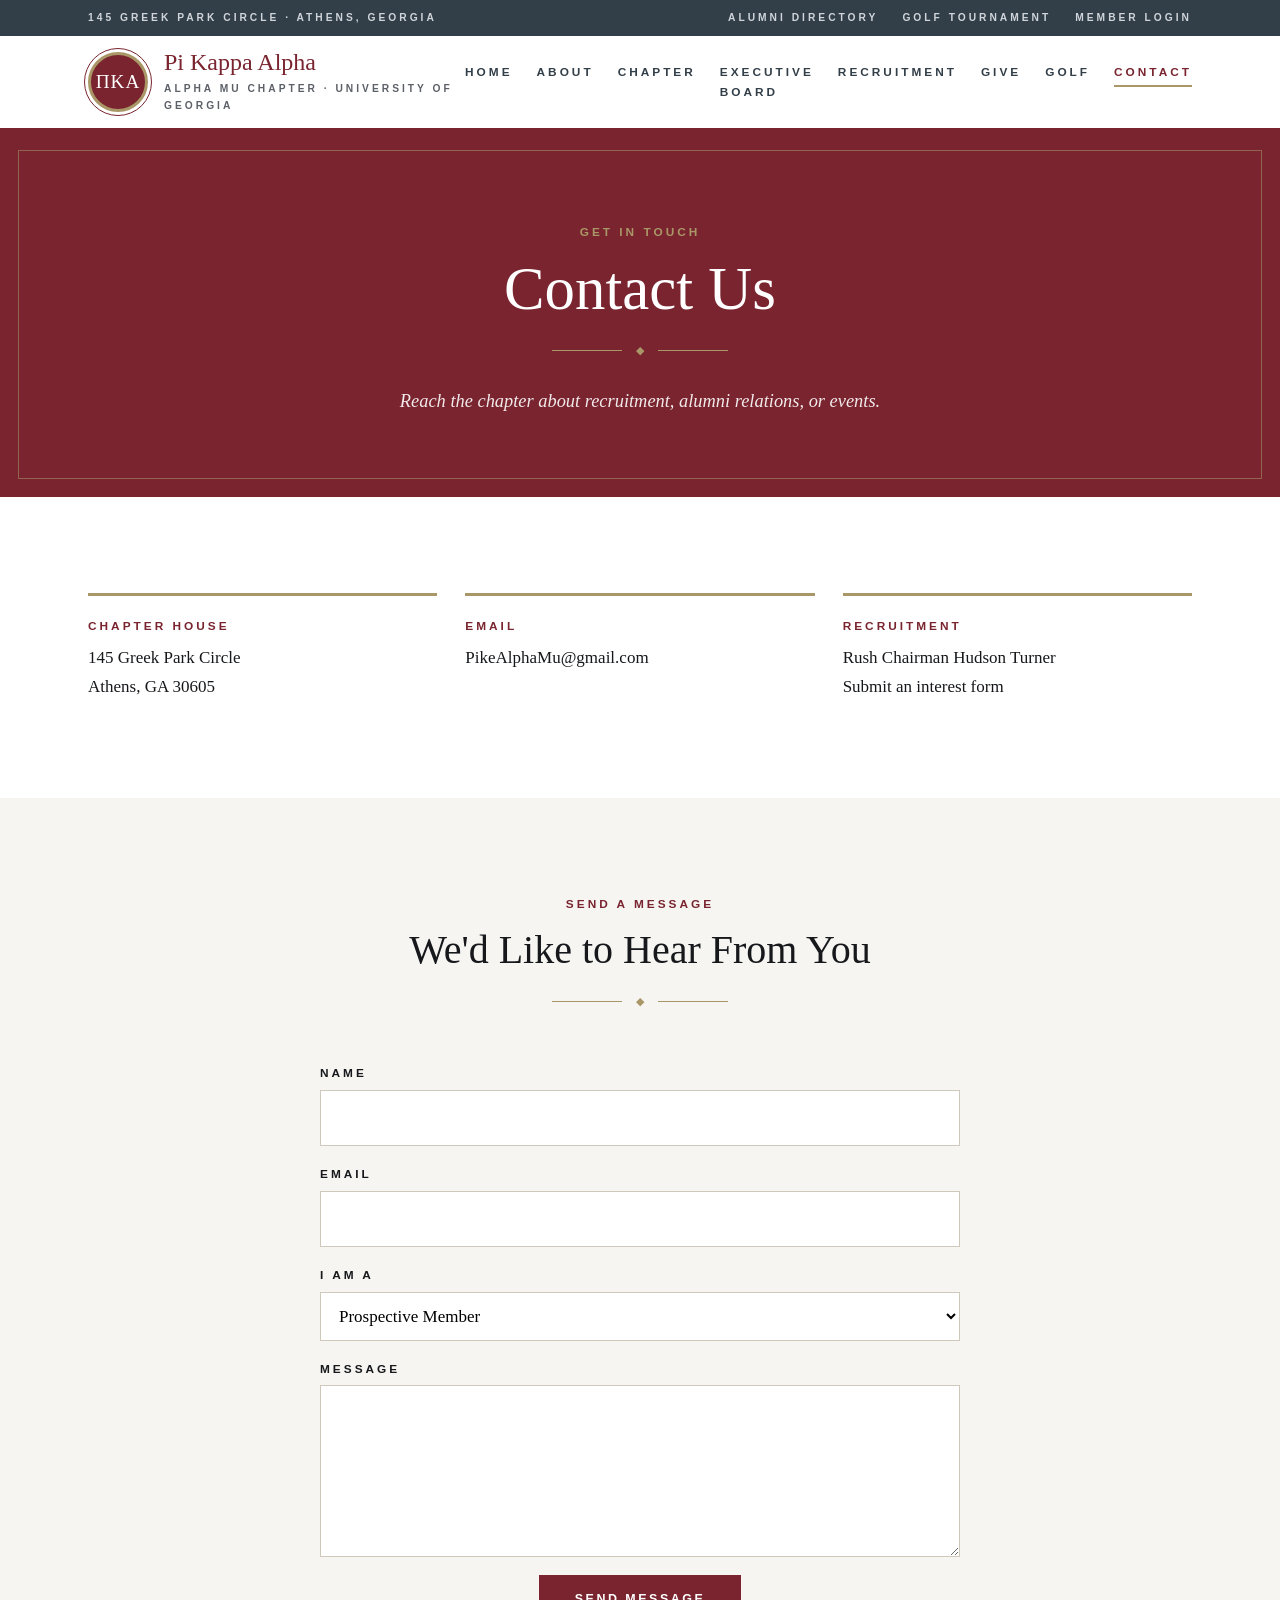
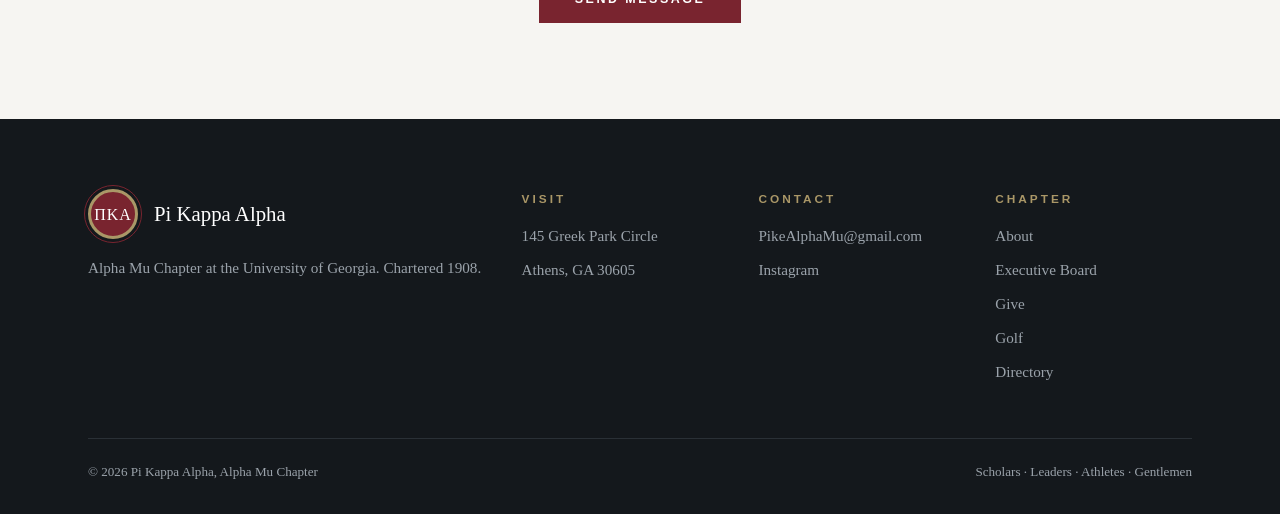
<file: contact.html>
<!DOCTYPE html>
<html lang="en">
<head>
<meta charset="UTF-8">
<meta name="viewport" content="width=device-width, initial-scale=1.0">
<title>Contact | Pi Kappa Alpha, Alpha Mu Chapter at UGA</title>
<meta name="description" content="Pi Kappa Alpha, Alpha Mu Chapter at the University of Georgia. Chartered 1908.">
<link rel="stylesheet" href="styles.css">
</head>
<body>

<div class="util"><div class="wrap caps">
  <div><span>145 Greek Park Circle · Athens, Georgia</span></div>
  <div><a href="directory.html">Alumni Directory</a><a href="golf.html">Golf Tournament</a><a href="directory.html">Member Login</a></div>
</div></div>

<header class="top"><div class="wrap">
  <a href="index.html" class="mark">
    <div class="seal">ΠΚΑ</div>
    <div><div class="name">Pi Kappa Alpha</div><div class="caps">Alpha Mu Chapter · University of Georgia</div></div>
  </a>
  <button class="menu-btn caps" type="button" aria-expanded="false" aria-controls="mainnav">Menu</button>
  <nav id="mainnav"><ul class="caps"><li><a href="index.html">Home</a></li><li><a href="about.html">About</a></li><li><a href="chapter.html">Chapter</a></li><li><a href="executive-board.html">Executive Board</a></li><li><a href="recruitment.html">Recruitment</a></li><li><a href="give.html">Give</a></li><li><a href="golf.html">Golf</a></li><li><a href="contact.html" class="active">Contact</a></li></ul></nav>
</div></header>

<header class="banner"><div class="wrap">
  <div class="caps">Get in Touch</div>
  <h1>Contact Us</h1>
  <div class="ornament"><span>◆</span></div>
  <p>Reach the chapter about recruitment, alumni relations, or events.</p>
</div></header>

<section><div class="wrap">
  <div class="info">
    <div><span class="caps">Chapter House</span><p>145 Greek Park Circle<br>Athens, GA 30605</p></div>
    <div><span class="caps">Email</span><p><a href="mailto:PikeAlphaMu@gmail.com">PikeAlphaMu@gmail.com</a></p></div>
    <div><span class="caps">Recruitment</span><p>Rush Chairman Hudson Turner<br><a href="recruitment.html">Submit an interest form</a></p></div>
  </div>
</div></section>
<section class="soft"><div class="wrap">
  <div class="title"><div class="caps">Send a Message</div><h2>We'd Like to Hear From You</h2><div class="ornament"><span>◆</span></div></div>
  <form class="formal" action="mailto:PikeAlphaMu@gmail.com" method="post" enctype="text/plain">
    <label><span class="caps">Name</span><input name="name" required></label>
    <label><span class="caps">Email</span><input type="email" name="email" required></label>
    <label><span class="caps">I am a</span><select name="type"><option>Prospective Member</option><option>Parent</option><option>Alumnus</option><option>Other</option></select></label>
    <label><span class="caps">Message</span><textarea name="message" rows="5" required></textarea></label>
    <button type="submit" class="btn btn-garnet">Send Message</button>
  </form>
</div></section>

<footer><div class="wrap">
  <div class="fgrid">
    <div>
      <div class="mark" style="margin-bottom:16px"><div class="seal">ΠΚΑ</div><div class="name">Pi Kappa Alpha</div></div>
      <p>Alpha Mu Chapter at the University of Georgia. Chartered 1908.</p>
    </div>
    <div><span class="caps">Visit</span><ul><li>145 Greek Park Circle</li><li>Athens, GA 30605</li></ul></div>
    <div><span class="caps">Contact</span><ul><li><a href="mailto:PikeAlphaMu@gmail.com">PikeAlphaMu@gmail.com</a></li><li><a href="#">Instagram</a></li></ul></div>
    <div><span class="caps">Chapter</span><ul><li><a href="about.html">About</a></li><li><a href="executive-board.html">Executive Board</a></li><li><a href="give.html">Give</a></li><li><a href="golf.html">Golf</a></li><li><a href="directory.html">Directory</a></li></ul></div>
  </div>
  <div class="legal"><span>© 2026 Pi Kappa Alpha, Alpha Mu Chapter</span><span>Scholars · Leaders · Athletes · Gentlemen</span></div>
</div></footer>
<script src="script.js"></script>
</body>
</html>
</file>
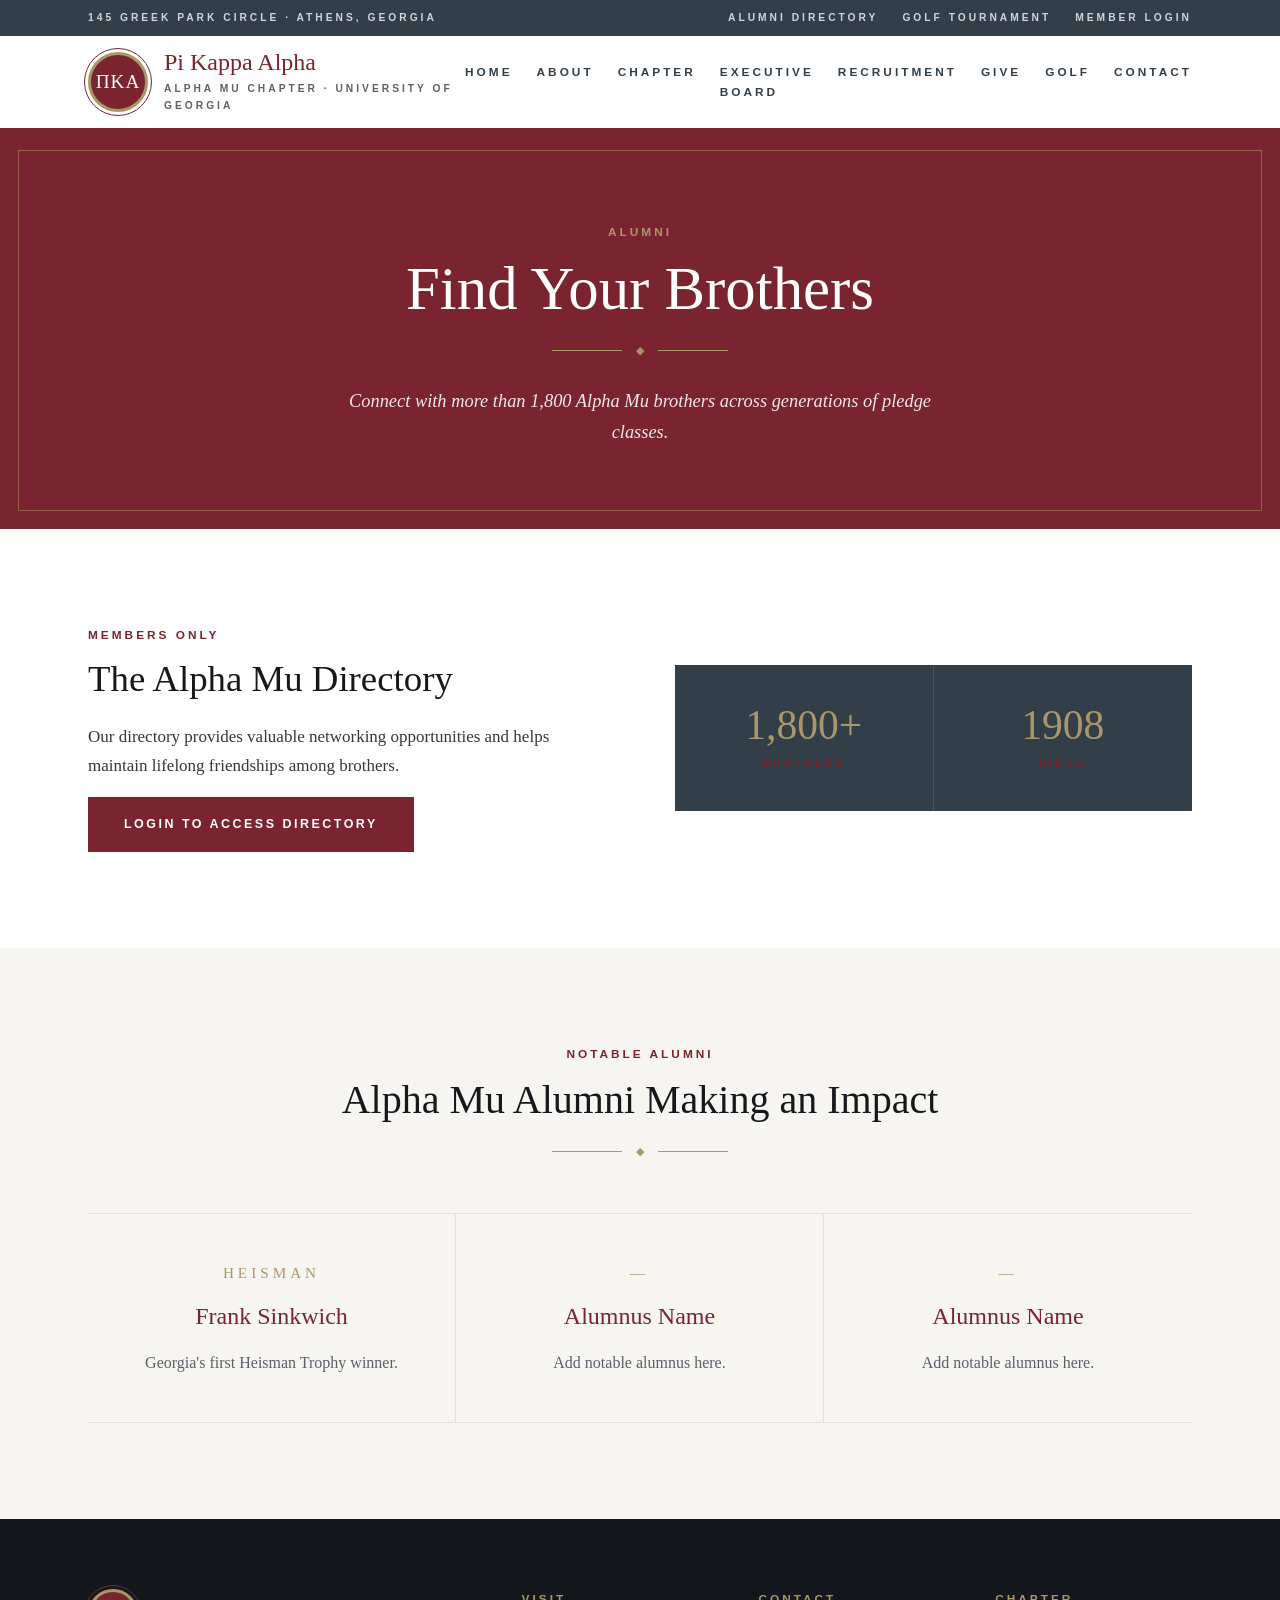
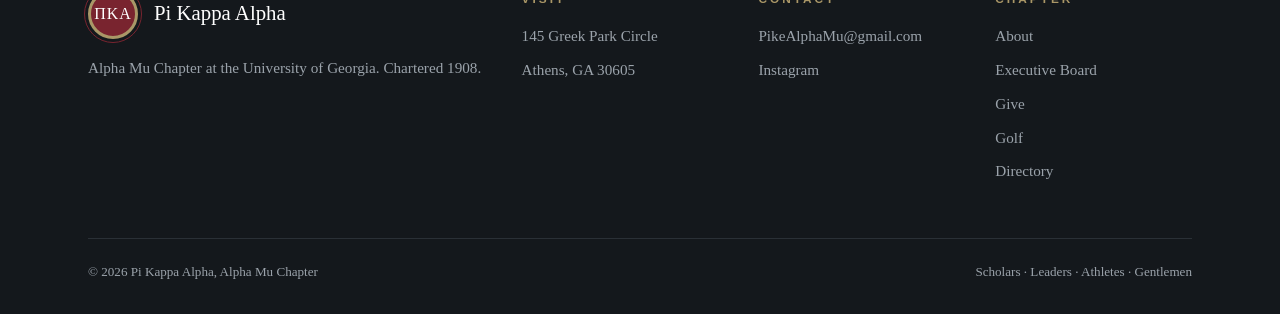
<file: directory.html>
<!DOCTYPE html>
<html lang="en">
<head>
<meta charset="UTF-8">
<meta name="viewport" content="width=device-width, initial-scale=1.0">
<title>Alumni Directory | Pi Kappa Alpha, Alpha Mu Chapter at UGA</title>
<meta name="description" content="Pi Kappa Alpha, Alpha Mu Chapter at the University of Georgia. Chartered 1908.">
<link rel="stylesheet" href="styles.css">
</head>
<body>

<div class="util"><div class="wrap caps">
  <div><span>145 Greek Park Circle · Athens, Georgia</span></div>
  <div><a href="directory.html">Alumni Directory</a><a href="golf.html">Golf Tournament</a><a href="directory.html">Member Login</a></div>
</div></div>

<header class="top"><div class="wrap">
  <a href="index.html" class="mark">
    <div class="seal">ΠΚΑ</div>
    <div><div class="name">Pi Kappa Alpha</div><div class="caps">Alpha Mu Chapter · University of Georgia</div></div>
  </a>
  <button class="menu-btn caps" type="button" aria-expanded="false" aria-controls="mainnav">Menu</button>
  <nav id="mainnav"><ul class="caps"><li><a href="index.html">Home</a></li><li><a href="about.html">About</a></li><li><a href="chapter.html">Chapter</a></li><li><a href="executive-board.html">Executive Board</a></li><li><a href="recruitment.html">Recruitment</a></li><li><a href="give.html">Give</a></li><li><a href="golf.html">Golf</a></li><li><a href="contact.html">Contact</a></li></ul></nav>
</div></header>

<header class="banner"><div class="wrap">
  <div class="caps">Alumni</div>
  <h1>Find Your Brothers</h1>
  <div class="ornament"><span>◆</span></div>
  <p>Connect with more than 1,800 Alpha Mu brothers across generations of pledge classes.</p>
</div></header>

<section><div class="wrap split">
  <div>
    <div class="caps">Members Only</div>
    <h2>The Alpha Mu Directory</h2>
    <p>Our directory provides valuable networking opportunities and helps maintain lifelong friendships among brothers.</p>
    <a href="#" class="btn btn-garnet">Login to Access Directory</a>
  </div>
  <div class="stats" style="background:var(--navy)"><div class="wrap" style="grid-template-columns:1fr 1fr;padding:0">
    <div class="stat"><b>1,800+</b><div class="caps">Brothers</div></div>
    <div class="stat"><b>1908</b><div class="caps">Since</div></div>
  </div></div>
</div></section>
<section class="soft"><div class="wrap">
  <div class="title"><div class="caps">Notable Alumni</div><h2>Alpha Mu Alumni Making an Impact</h2><div class="ornament"><span>◆</span></div></div>
  <div class="pillars">
    <div class="pillar"><div class="num">HEISMAN</div><h3>Frank Sinkwich</h3><p>Georgia's first Heisman Trophy winner.</p></div>
    <div class="pillar"><div class="num">—</div><h3>Alumnus Name</h3><p>Add notable alumnus here.</p></div>
    <div class="pillar"><div class="num">—</div><h3>Alumnus Name</h3><p>Add notable alumnus here.</p></div>
  </div>
</div></section>

<footer><div class="wrap">
  <div class="fgrid">
    <div>
      <div class="mark" style="margin-bottom:16px"><div class="seal">ΠΚΑ</div><div class="name">Pi Kappa Alpha</div></div>
      <p>Alpha Mu Chapter at the University of Georgia. Chartered 1908.</p>
    </div>
    <div><span class="caps">Visit</span><ul><li>145 Greek Park Circle</li><li>Athens, GA 30605</li></ul></div>
    <div><span class="caps">Contact</span><ul><li><a href="mailto:PikeAlphaMu@gmail.com">PikeAlphaMu@gmail.com</a></li><li><a href="#">Instagram</a></li></ul></div>
    <div><span class="caps">Chapter</span><ul><li><a href="about.html">About</a></li><li><a href="executive-board.html">Executive Board</a></li><li><a href="give.html">Give</a></li><li><a href="golf.html">Golf</a></li><li><a href="directory.html">Directory</a></li></ul></div>
  </div>
  <div class="legal"><span>© 2026 Pi Kappa Alpha, Alpha Mu Chapter</span><span>Scholars · Leaders · Athletes · Gentlemen</span></div>
</div></footer>
<script src="script.js"></script>
</body>
</html>
</file>
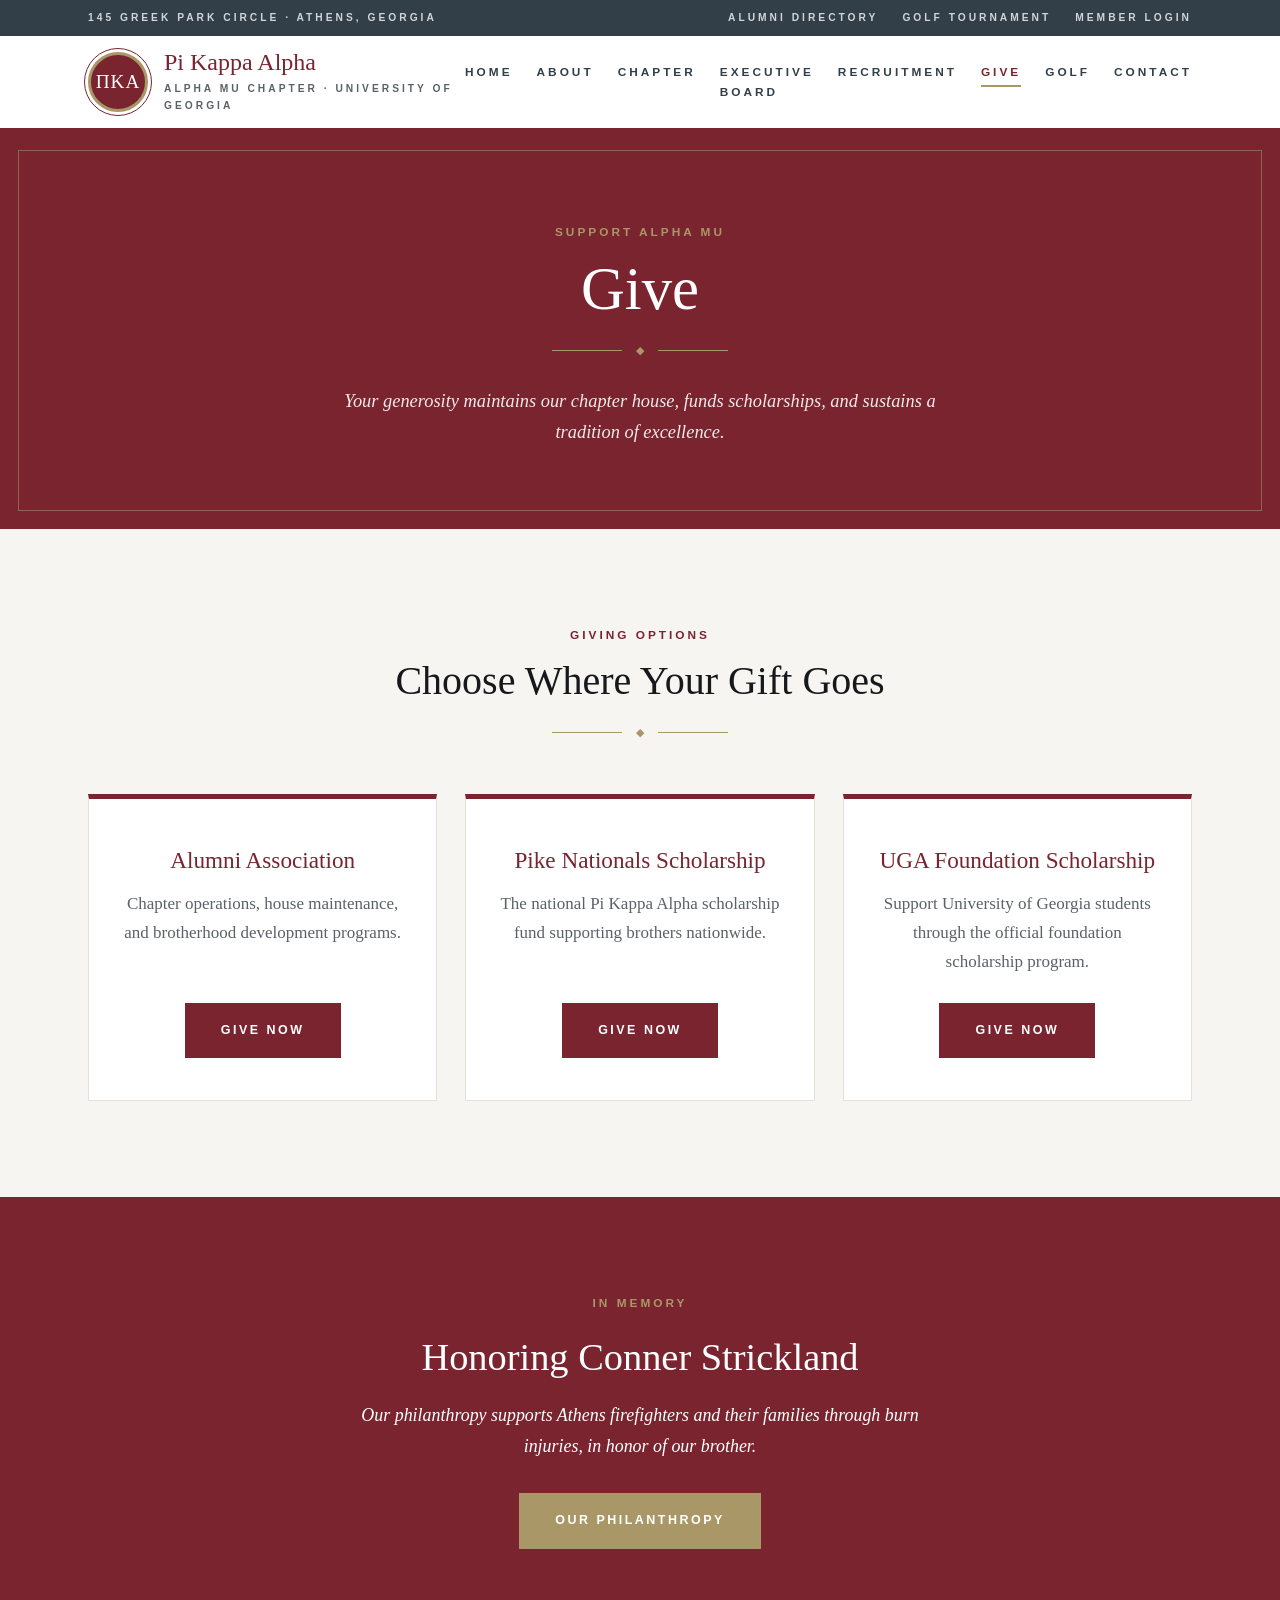
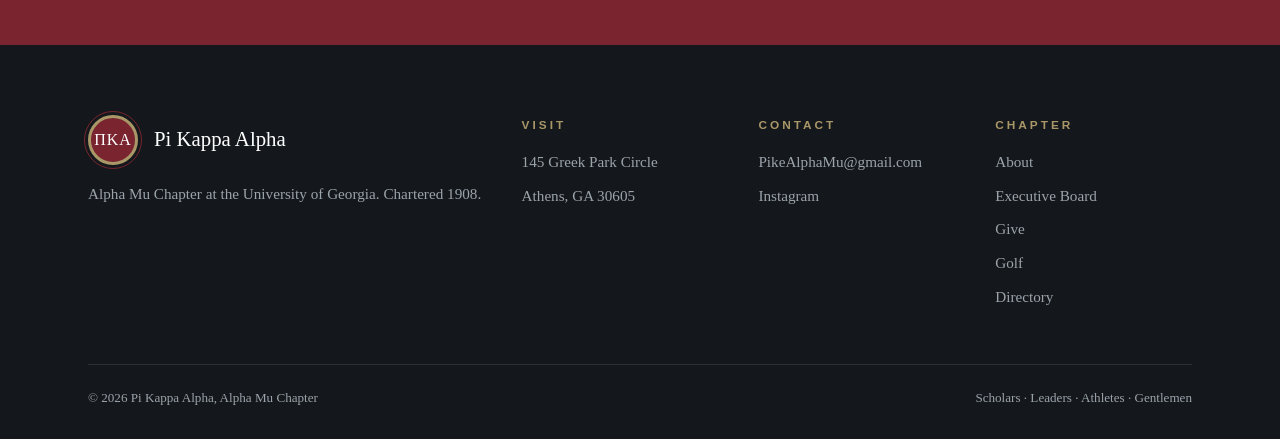
<file: give.html>
<!DOCTYPE html>
<html lang="en">
<head>
<meta charset="UTF-8">
<meta name="viewport" content="width=device-width, initial-scale=1.0">
<title>Give | Pi Kappa Alpha, Alpha Mu Chapter at UGA</title>
<meta name="description" content="Pi Kappa Alpha, Alpha Mu Chapter at the University of Georgia. Chartered 1908.">
<link rel="stylesheet" href="styles.css">
</head>
<body>

<div class="util"><div class="wrap caps">
  <div><span>145 Greek Park Circle · Athens, Georgia</span></div>
  <div><a href="directory.html">Alumni Directory</a><a href="golf.html">Golf Tournament</a><a href="directory.html">Member Login</a></div>
</div></div>

<header class="top"><div class="wrap">
  <a href="index.html" class="mark">
    <div class="seal">ΠΚΑ</div>
    <div><div class="name">Pi Kappa Alpha</div><div class="caps">Alpha Mu Chapter · University of Georgia</div></div>
  </a>
  <button class="menu-btn caps" type="button" aria-expanded="false" aria-controls="mainnav">Menu</button>
  <nav id="mainnav"><ul class="caps"><li><a href="index.html">Home</a></li><li><a href="about.html">About</a></li><li><a href="chapter.html">Chapter</a></li><li><a href="executive-board.html">Executive Board</a></li><li><a href="recruitment.html">Recruitment</a></li><li><a href="give.html" class="active">Give</a></li><li><a href="golf.html">Golf</a></li><li><a href="contact.html">Contact</a></li></ul></nav>
</div></header>

<header class="banner"><div class="wrap">
  <div class="caps">Support Alpha Mu</div>
  <h1>Give</h1>
  <div class="ornament"><span>◆</span></div>
  <p>Your generosity maintains our chapter house, funds scholarships, and sustains a tradition of excellence.</p>
</div></header>

<section class="soft"><div class="wrap">
  <div class="title"><div class="caps">Giving Options</div><h2>Choose Where Your Gift Goes</h2><div class="ornament"><span>◆</span></div></div>
  <div class="cards">
    <div class="card"><h3>Alumni Association</h3><p>Chapter operations, house maintenance, and brotherhood development programs.</p><a href="#" class="btn btn-garnet">Give Now</a></div>
    <div class="card"><h3>Pike Nationals Scholarship</h3><p>The national Pi Kappa Alpha scholarship fund supporting brothers nationwide.</p><a href="#" class="btn btn-garnet">Give Now</a></div>
    <div class="card"><h3>UGA Foundation Scholarship</h3><p>Support University of Georgia students through the official foundation scholarship program.</p><a href="#" class="btn btn-garnet">Give Now</a></div>
  </div>
</div></section>
<section class="garnet"><div class="wrap cta">
  <div class="caps">In Memory</div>
  <h2>Honoring Conner Strickland</h2>
  <p>Our philanthropy supports Athens firefighters and their families through burn injuries, in honor of our brother.</p>
  <a href="chapter.html" class="btn btn-gold">Our Philanthropy</a>
</div></section>

<footer><div class="wrap">
  <div class="fgrid">
    <div>
      <div class="mark" style="margin-bottom:16px"><div class="seal">ΠΚΑ</div><div class="name">Pi Kappa Alpha</div></div>
      <p>Alpha Mu Chapter at the University of Georgia. Chartered 1908.</p>
    </div>
    <div><span class="caps">Visit</span><ul><li>145 Greek Park Circle</li><li>Athens, GA 30605</li></ul></div>
    <div><span class="caps">Contact</span><ul><li><a href="mailto:PikeAlphaMu@gmail.com">PikeAlphaMu@gmail.com</a></li><li><a href="#">Instagram</a></li></ul></div>
    <div><span class="caps">Chapter</span><ul><li><a href="about.html">About</a></li><li><a href="executive-board.html">Executive Board</a></li><li><a href="give.html">Give</a></li><li><a href="golf.html">Golf</a></li><li><a href="directory.html">Directory</a></li></ul></div>
  </div>
  <div class="legal"><span>© 2026 Pi Kappa Alpha, Alpha Mu Chapter</span><span>Scholars · Leaders · Athletes · Gentlemen</span></div>
</div></footer>
<script src="script.js"></script>
</body>
</html>
</file>
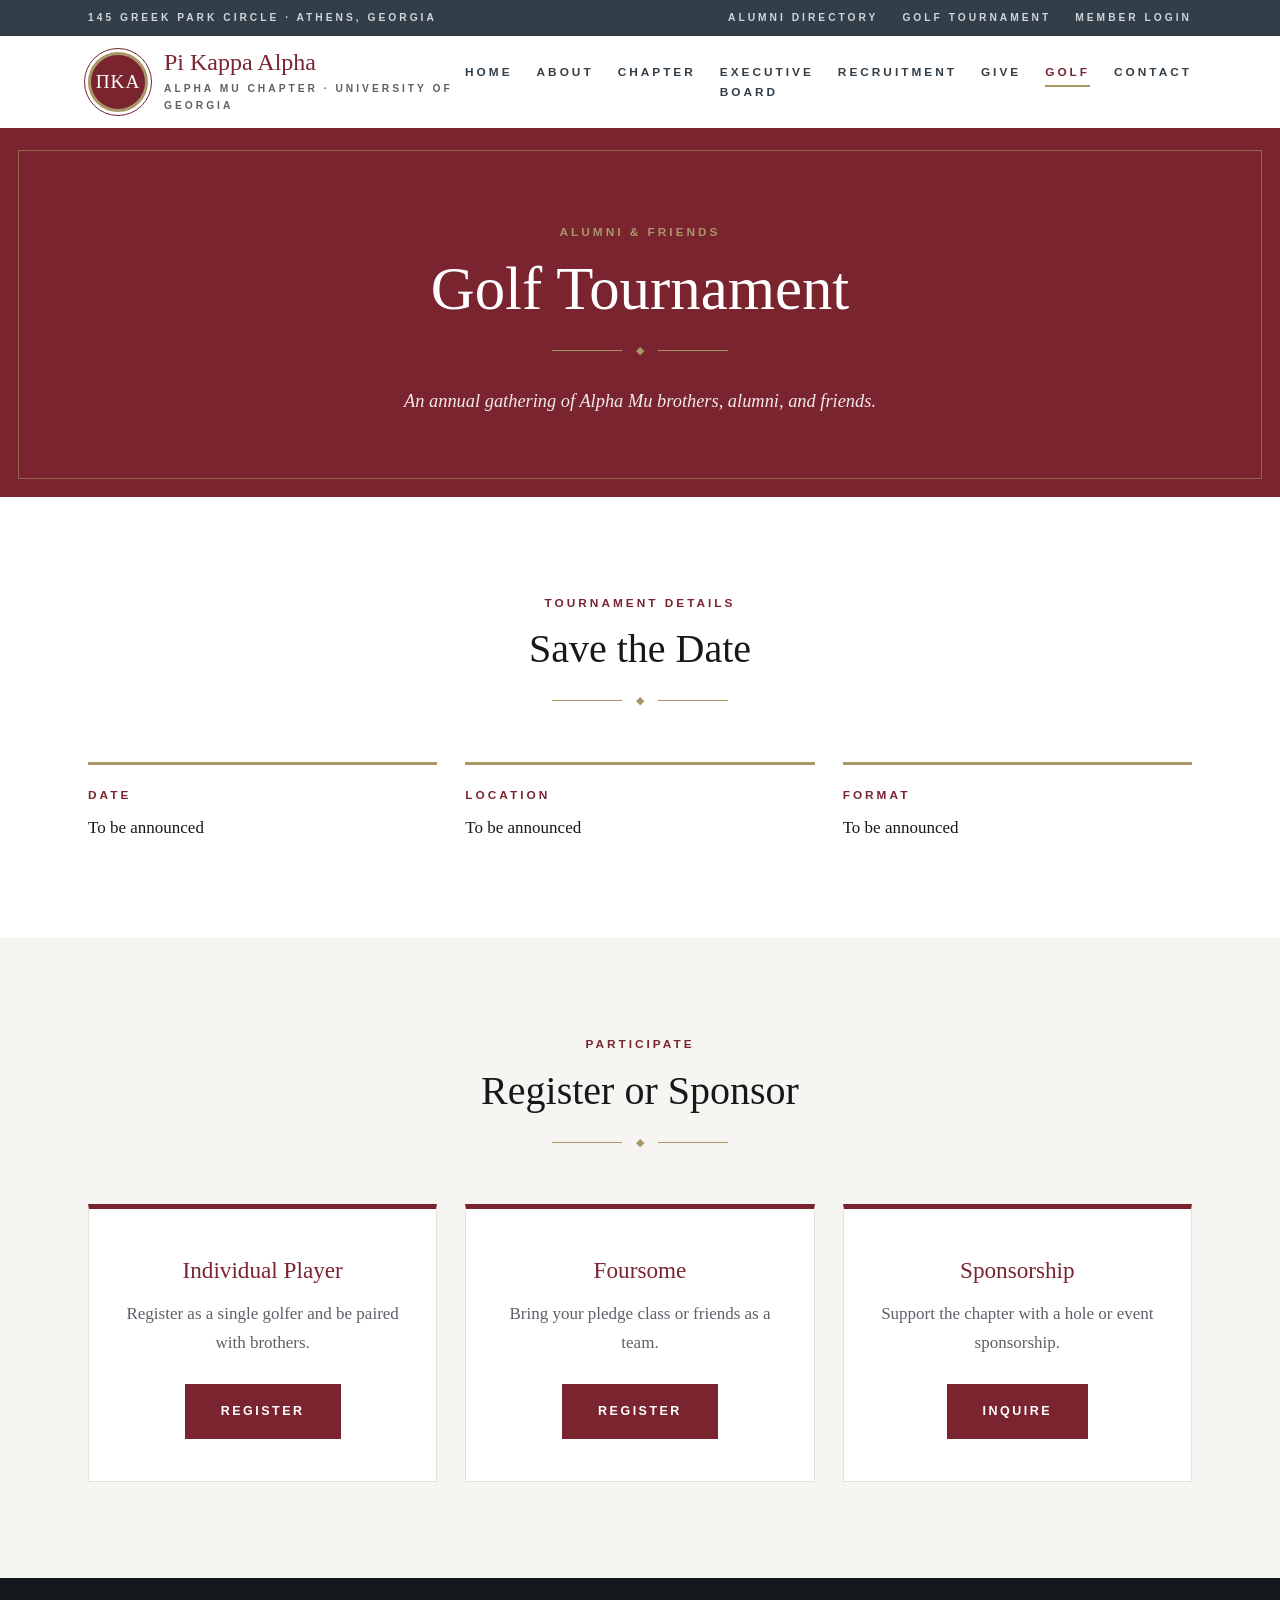
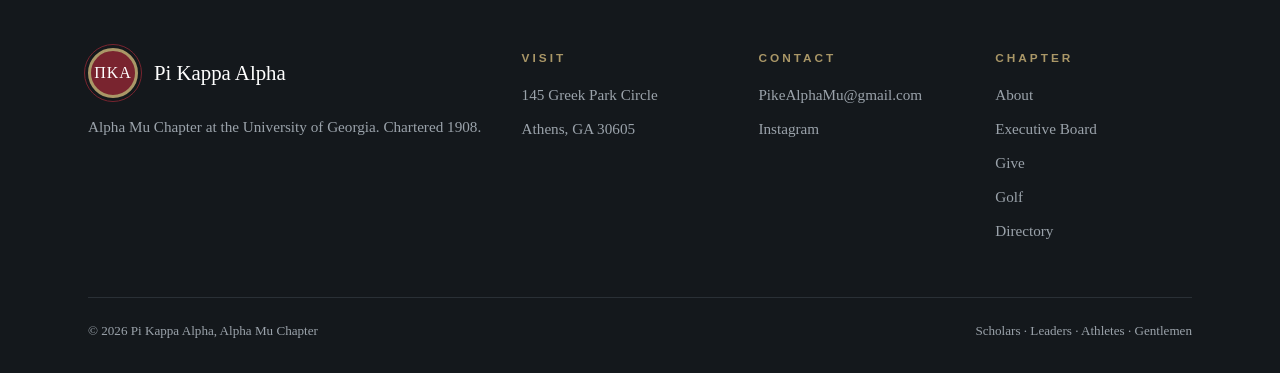
<file: golf.html>
<!DOCTYPE html>
<html lang="en">
<head>
<meta charset="UTF-8">
<meta name="viewport" content="width=device-width, initial-scale=1.0">
<title>Golf Tournament | Pi Kappa Alpha, Alpha Mu Chapter at UGA</title>
<meta name="description" content="Pi Kappa Alpha, Alpha Mu Chapter at the University of Georgia. Chartered 1908.">
<link rel="stylesheet" href="styles.css">
</head>
<body>

<div class="util"><div class="wrap caps">
  <div><span>145 Greek Park Circle · Athens, Georgia</span></div>
  <div><a href="directory.html">Alumni Directory</a><a href="golf.html">Golf Tournament</a><a href="directory.html">Member Login</a></div>
</div></div>

<header class="top"><div class="wrap">
  <a href="index.html" class="mark">
    <div class="seal">ΠΚΑ</div>
    <div><div class="name">Pi Kappa Alpha</div><div class="caps">Alpha Mu Chapter · University of Georgia</div></div>
  </a>
  <button class="menu-btn caps" type="button" aria-expanded="false" aria-controls="mainnav">Menu</button>
  <nav id="mainnav"><ul class="caps"><li><a href="index.html">Home</a></li><li><a href="about.html">About</a></li><li><a href="chapter.html">Chapter</a></li><li><a href="executive-board.html">Executive Board</a></li><li><a href="recruitment.html">Recruitment</a></li><li><a href="give.html">Give</a></li><li><a href="golf.html" class="active">Golf</a></li><li><a href="contact.html">Contact</a></li></ul></nav>
</div></header>

<header class="banner"><div class="wrap">
  <div class="caps">Alumni &amp; Friends</div>
  <h1>Golf Tournament</h1>
  <div class="ornament"><span>◆</span></div>
  <p>An annual gathering of Alpha Mu brothers, alumni, and friends.</p>
</div></header>

<section><div class="wrap">
  <div class="title"><div class="caps">Tournament Details</div><h2>Save the Date</h2><div class="ornament"><span>◆</span></div></div>
  <div class="info">
    <div><span class="caps">Date</span><p>To be announced</p></div>
    <div><span class="caps">Location</span><p>To be announced</p></div>
    <div><span class="caps">Format</span><p>To be announced</p></div>
  </div>
</div></section>
<section class="soft"><div class="wrap">
  <div class="title"><div class="caps">Participate</div><h2>Register or Sponsor</h2><div class="ornament"><span>◆</span></div></div>
  <div class="cards">
    <div class="card"><h3>Individual Player</h3><p>Register as a single golfer and be paired with brothers.</p><a href="#" class="btn btn-garnet">Register</a></div>
    <div class="card"><h3>Foursome</h3><p>Bring your pledge class or friends as a team.</p><a href="#" class="btn btn-garnet">Register</a></div>
    <div class="card"><h3>Sponsorship</h3><p>Support the chapter with a hole or event sponsorship.</p><a href="contact.html" class="btn btn-garnet">Inquire</a></div>
  </div>
</div></section>

<footer><div class="wrap">
  <div class="fgrid">
    <div>
      <div class="mark" style="margin-bottom:16px"><div class="seal">ΠΚΑ</div><div class="name">Pi Kappa Alpha</div></div>
      <p>Alpha Mu Chapter at the University of Georgia. Chartered 1908.</p>
    </div>
    <div><span class="caps">Visit</span><ul><li>145 Greek Park Circle</li><li>Athens, GA 30605</li></ul></div>
    <div><span class="caps">Contact</span><ul><li><a href="mailto:PikeAlphaMu@gmail.com">PikeAlphaMu@gmail.com</a></li><li><a href="#">Instagram</a></li></ul></div>
    <div><span class="caps">Chapter</span><ul><li><a href="about.html">About</a></li><li><a href="executive-board.html">Executive Board</a></li><li><a href="give.html">Give</a></li><li><a href="golf.html">Golf</a></li><li><a href="directory.html">Directory</a></li></ul></div>
  </div>
  <div class="legal"><span>© 2026 Pi Kappa Alpha, Alpha Mu Chapter</span><span>Scholars · Leaders · Athletes · Gentlemen</span></div>
</div></footer>
<script src="script.js"></script>
</body>
</html>
</file>
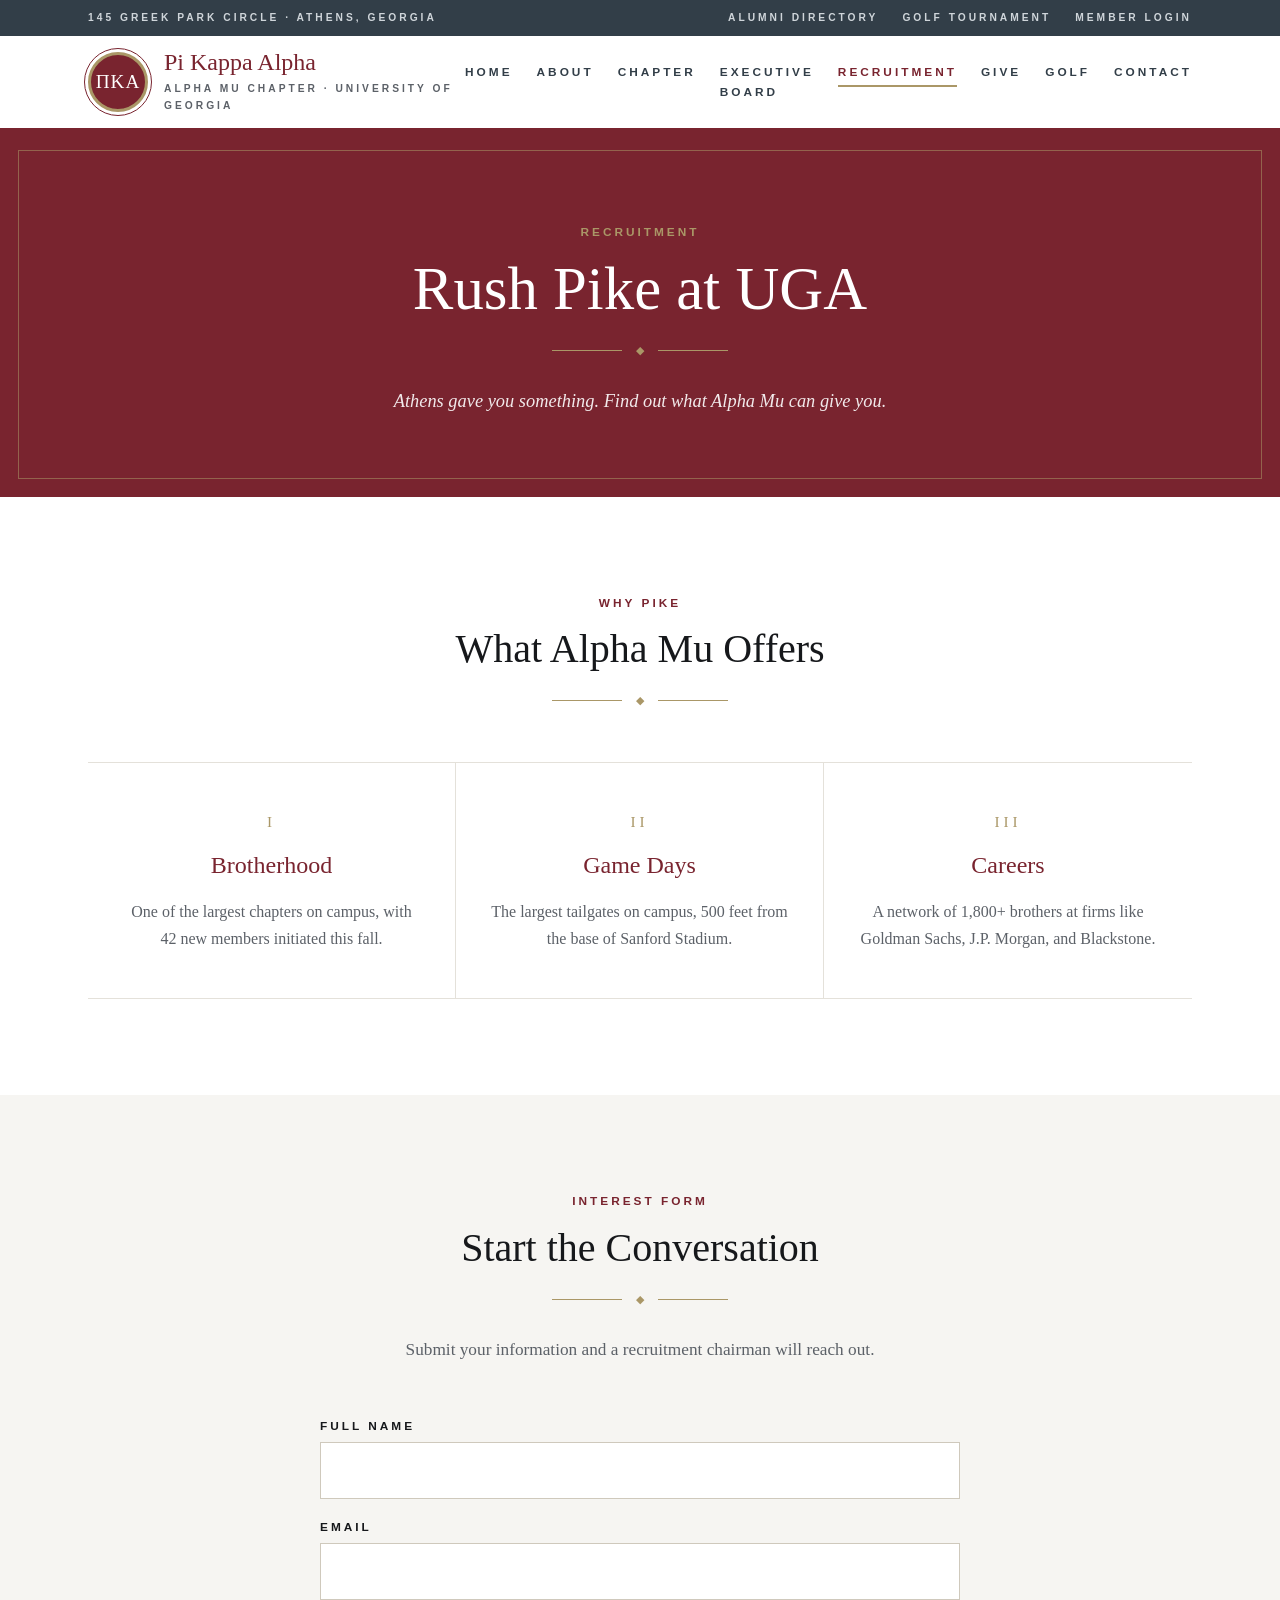
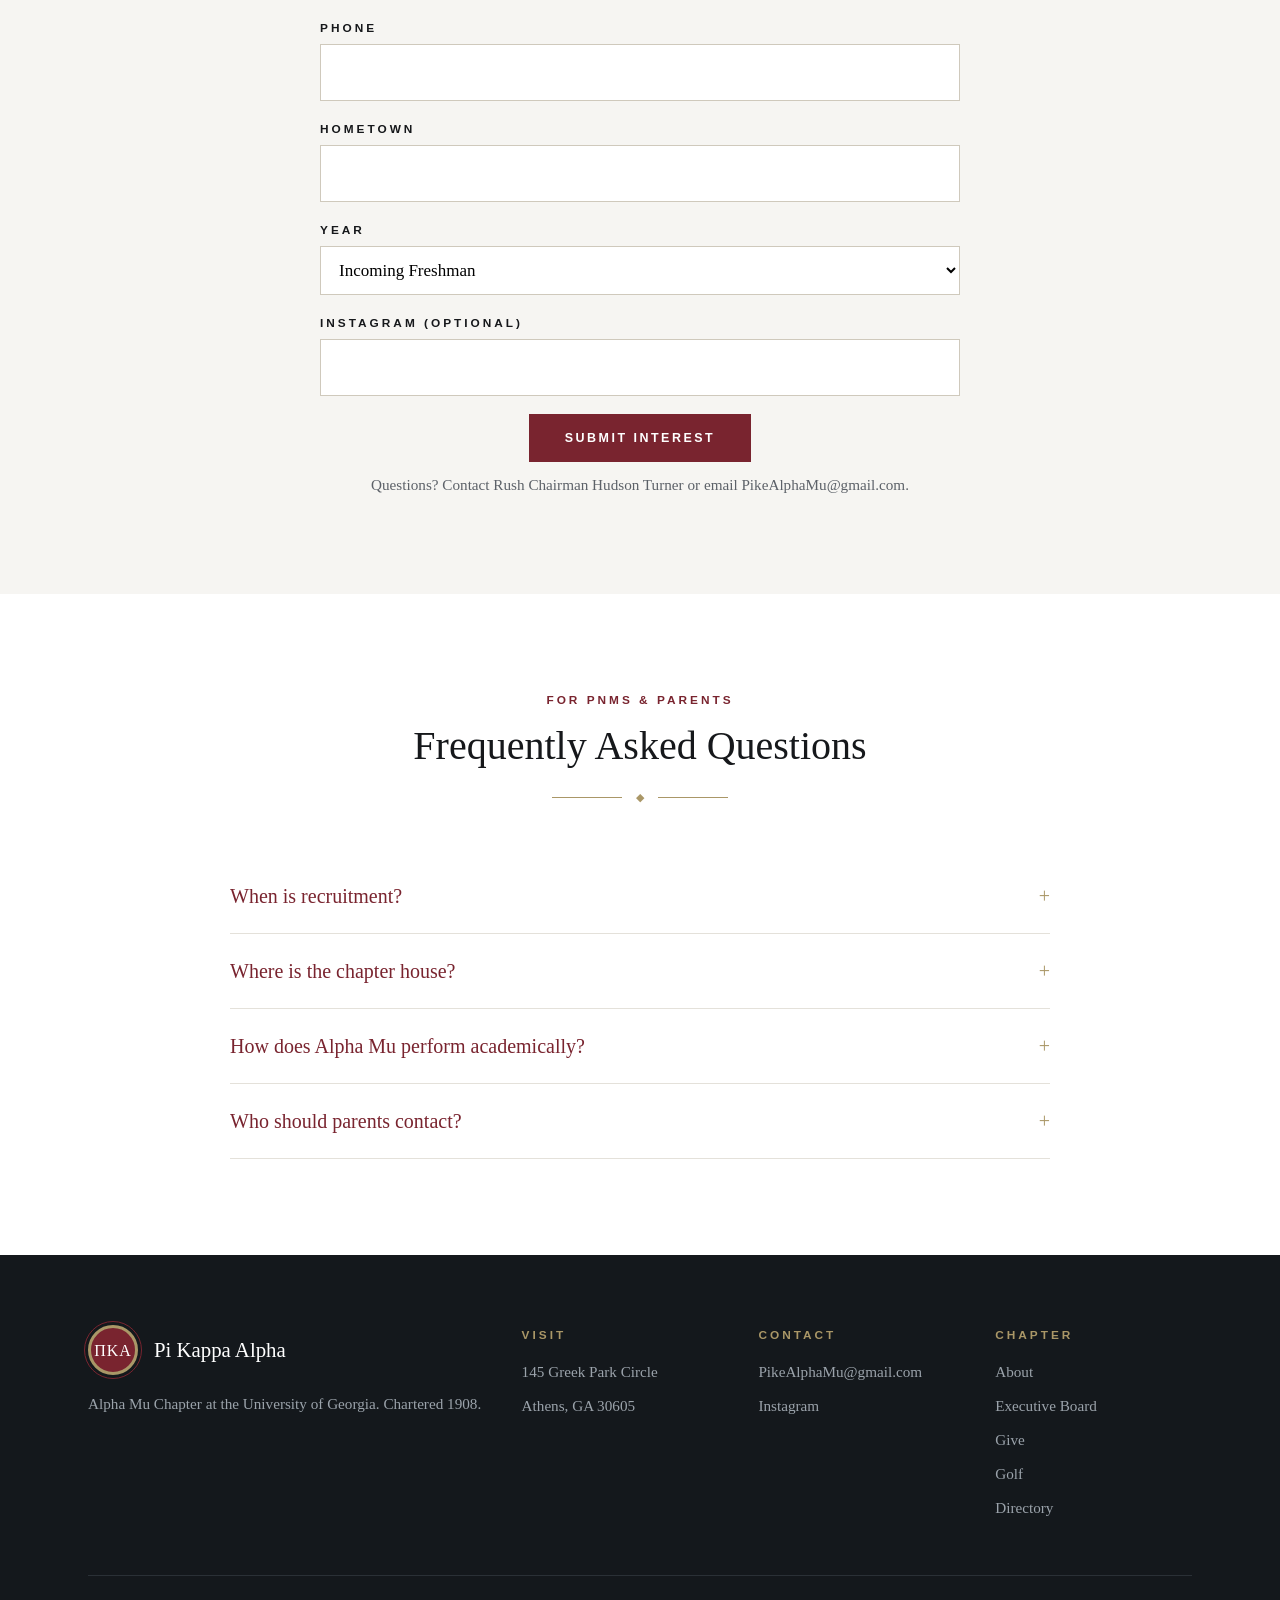
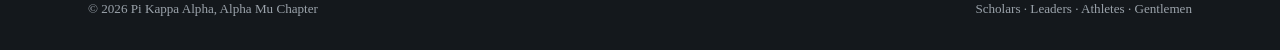
<file: recruitment.html>
<!DOCTYPE html>
<html lang="en">
<head>
<meta charset="UTF-8">
<meta name="viewport" content="width=device-width, initial-scale=1.0">
<title>Recruitment | Pi Kappa Alpha, Alpha Mu Chapter at UGA</title>
<meta name="description" content="Pi Kappa Alpha, Alpha Mu Chapter at the University of Georgia. Chartered 1908.">
<link rel="stylesheet" href="styles.css">
</head>
<body>

<div class="util"><div class="wrap caps">
  <div><span>145 Greek Park Circle · Athens, Georgia</span></div>
  <div><a href="directory.html">Alumni Directory</a><a href="golf.html">Golf Tournament</a><a href="directory.html">Member Login</a></div>
</div></div>

<header class="top"><div class="wrap">
  <a href="index.html" class="mark">
    <div class="seal">ΠΚΑ</div>
    <div><div class="name">Pi Kappa Alpha</div><div class="caps">Alpha Mu Chapter · University of Georgia</div></div>
  </a>
  <button class="menu-btn caps" type="button" aria-expanded="false" aria-controls="mainnav">Menu</button>
  <nav id="mainnav"><ul class="caps"><li><a href="index.html">Home</a></li><li><a href="about.html">About</a></li><li><a href="chapter.html">Chapter</a></li><li><a href="executive-board.html">Executive Board</a></li><li><a href="recruitment.html" class="active">Recruitment</a></li><li><a href="give.html">Give</a></li><li><a href="golf.html">Golf</a></li><li><a href="contact.html">Contact</a></li></ul></nav>
</div></header>

<header class="banner"><div class="wrap">
  <div class="caps">Recruitment</div>
  <h1>Rush Pike at UGA</h1>
  <div class="ornament"><span>◆</span></div>
  <p>Athens gave you something. Find out what Alpha Mu can give you.</p>
</div></header>

<section><div class="wrap">
  <div class="title"><div class="caps">Why Pike</div><h2>What Alpha Mu Offers</h2><div class="ornament"><span>◆</span></div></div>
  <div class="pillars">
    <div class="pillar"><div class="num">I</div><h3>Brotherhood</h3><p>One of the largest chapters on campus, with 42 new members initiated this fall.</p></div>
    <div class="pillar"><div class="num">II</div><h3>Game Days</h3><p>The largest tailgates on campus, 500 feet from the base of Sanford Stadium.</p></div>
    <div class="pillar"><div class="num">III</div><h3>Careers</h3><p>A network of 1,800+ brothers at firms like Goldman Sachs, J.P. Morgan, and Blackstone.</p></div>
  </div>
</div></section>

<section class="soft"><div class="wrap">
  <div class="title"><div class="caps">Interest Form</div><h2>Start the Conversation</h2><div class="ornament"><span>◆</span></div><p>Submit your information and a recruitment chairman will reach out.</p></div>
  <form class="formal" action="mailto:PikeAlphaMu@gmail.com" method="post" enctype="text/plain">
    <label><span class="caps">Full Name</span><input name="name" required></label>
    <label><span class="caps">Email</span><input type="email" name="email" required></label>
    <label><span class="caps">Phone</span><input type="tel" name="phone"></label>
    <label><span class="caps">Hometown</span><input name="hometown"></label>
    <label><span class="caps">Year</span><select name="year"><option>Incoming Freshman</option><option>Freshman</option><option>Sophomore</option><option>Transfer</option></select></label>
    <label><span class="caps">Instagram (optional)</span><input name="instagram"></label>
    <button type="submit" class="btn btn-garnet">Submit Interest</button>
  </form>
  <p class="note">Questions? Contact Rush Chairman Hudson Turner or email PikeAlphaMu@gmail.com.</p>
</div></section>

<section><div class="wrap">
  <div class="title"><div class="caps">For PNMs &amp; Parents</div><h2>Frequently Asked Questions</h2><div class="ornament"><span>◆</span></div></div>
  <div class="faq">
    <details><summary>When is recruitment?</summary><p>Recruitment dates are announced each semester. Submit the interest form to be notified.</p></details>
    <details><summary>Where is the chapter house?</summary><p>145 Greek Park Circle, Athens, GA 30605, steps from Sanford Stadium.</p></details>
    <details><summary>How does Alpha Mu perform academically?</summary><p>Our chapter GPA is above the all-men's average and ranks in the top ten of the IFC.</p></details>
    <details><summary>Who should parents contact?</summary><p>Parents may reach the chapter at PikeAlphaMu@gmail.com.</p></details>
  </div>
</div></section>

<footer><div class="wrap">
  <div class="fgrid">
    <div>
      <div class="mark" style="margin-bottom:16px"><div class="seal">ΠΚΑ</div><div class="name">Pi Kappa Alpha</div></div>
      <p>Alpha Mu Chapter at the University of Georgia. Chartered 1908.</p>
    </div>
    <div><span class="caps">Visit</span><ul><li>145 Greek Park Circle</li><li>Athens, GA 30605</li></ul></div>
    <div><span class="caps">Contact</span><ul><li><a href="mailto:PikeAlphaMu@gmail.com">PikeAlphaMu@gmail.com</a></li><li><a href="#">Instagram</a></li></ul></div>
    <div><span class="caps">Chapter</span><ul><li><a href="about.html">About</a></li><li><a href="executive-board.html">Executive Board</a></li><li><a href="give.html">Give</a></li><li><a href="golf.html">Golf</a></li><li><a href="directory.html">Directory</a></li></ul></div>
  </div>
  <div class="legal"><span>© 2026 Pi Kappa Alpha, Alpha Mu Chapter</span><span>Scholars · Leaders · Athletes · Gentlemen</span></div>
</div></footer>
<script src="script.js"></script>
</body>
</html>
</file>
<file: styles.css>
:root{--garnet:#79242F;--garnet-dk:#5A1A23;--gold:#AA9767;--gold-dk:#9E8959;--navy:#323E48;--white:#fff;--ink:#16181b;--gray:#5c6168;--line:#e4e1da;--soft:#f6f5f2}
*{box-sizing:border-box;margin:0;padding:0}
html{scroll-behavior:smooth}
body{font-family:"Times New Roman",Times,serif;color:var(--ink);background:var(--white);line-height:1.7;font-size:17px}
a{color:inherit;text-decoration:none}
img{max-width:100%;display:block}
.wrap{max-width:1160px;margin:0 auto;padding:0 28px}
.caps{font-family:"Franklin Gothic Medium","Arial Narrow",Arial,sans-serif;text-transform:uppercase;letter-spacing:3px;font-size:.74rem;font-weight:600}
.btn{display:inline-block;font-family:"Franklin Gothic Medium","Arial Narrow",Arial,sans-serif;text-transform:uppercase;letter-spacing:2.5px;font-size:.78rem;font-weight:600;padding:15px 34px;border:2px solid;transition:.2s}
.btn-gold{background:var(--gold);border-color:var(--gold);color:#fff}.btn-gold:hover{background:#fff;color:var(--garnet)}
.btn-white{border-color:#fff;color:#fff}.btn-white:hover{background:#fff;color:var(--garnet)}
.btn-garnet{background:var(--garnet);border-color:var(--garnet);color:#fff}.btn-garnet:hover{background:#fff;color:var(--garnet)}
.ornament{display:flex;align-items:center;justify-content:center;gap:14px;color:var(--gold);margin:18px 0 26px}
.ornament::before,.ornament::after{content:"";width:70px;height:1px;background:currentColor}
.ornament span{font-size:.7rem}

/* utility + header */
.util{background:var(--navy);color:#cfd5da}
.util .wrap{display:flex;justify-content:space-between;height:36px;align-items:center;font-size:.64rem}
.util div{display:flex;gap:24px}.util a:hover{color:var(--gold)}
header.top{position:sticky;top:0;z-index:50;background:#fff;border-bottom:4px solid var(--garnet)}
header.top .wrap{display:flex;align-items:center;justify-content:space-between;height:92px;position:relative}
.mark{display:flex;align-items:center;gap:16px}
.seal{width:60px;height:60px;border-radius:50%;background:var(--garnet);border:3px solid var(--gold);outline:1px solid var(--garnet);outline-offset:3px;display:flex;align-items:center;justify-content:center;color:#fff;font-size:1.2rem;letter-spacing:1px;flex-shrink:0}
.mark .name{font-size:1.5rem;color:var(--garnet);line-height:1.1}
.mark .caps{color:var(--gray);font-size:.64rem;margin-top:4px}
nav ul{display:flex;gap:24px;list-style:none}
nav a{color:var(--navy);padding:6px 0;border-bottom:2px solid transparent}
nav a:hover,nav a.active{color:var(--garnet);border-color:var(--gold)}
.menu-btn{display:none;background:none;border:1px solid var(--garnet);color:var(--garnet);padding:10px 14px;cursor:pointer}

/* page banner (inner pages) */
.banner{background:var(--garnet);color:#fff;text-align:center;padding:90px 0 80px;position:relative;overflow:hidden}
.banner::before{content:"";position:absolute;inset:18px;border:1px solid rgba(170,151,103,.55);pointer-events:none}
.banner .wrap{position:relative}
.banner .caps{color:var(--gold)}
.banner h1{font-size:clamp(2.4rem,5vw,3.8rem);font-weight:normal;margin-top:14px;line-height:1.1}
.banner p{font-style:italic;font-size:1.15rem;opacity:.9;max-width:640px;margin:0 auto}

/* home hero */
.hero{background:var(--garnet);color:#fff;text-align:center;padding:120px 0 110px;position:relative;overflow:hidden}
.hero::before{content:"";position:absolute;inset:22px;border:1px solid rgba(170,151,103,.55);pointer-events:none}
.hero::after{content:"ΠΚΑ";position:absolute;font-size:26rem;color:rgba(255,255,255,.04);top:50%;left:50%;transform:translate(-50%,-52%);white-space:nowrap;letter-spacing:20px}
.hero .wrap{position:relative;z-index:1}
.hero .caps{color:var(--gold)}
.hero h1{font-size:clamp(2.4rem,6.3vw,4.6rem);font-weight:normal;line-height:1.1;margin-top:16px}
.hero p{font-size:1.2rem;font-style:italic;max-width:640px;margin:0 auto 40px;opacity:.92}
.btns{display:flex;gap:16px;justify-content:center;flex-wrap:wrap}

.stats{background:var(--navy);color:#fff}
.stats .wrap{display:grid;grid-template-columns:repeat(4,1fr)}
.stat{text-align:center;padding:38px 10px;border-right:1px solid rgba(255,255,255,.12)}
.stat:last-child{border-right:none}
.stat b{display:block;font-size:2.6rem;font-weight:normal;color:var(--gold);line-height:1.1}
.stat .caps{font-size:.66rem;color:#d6dbe0;margin-top:6px}

section{padding:96px 0}
.soft{background:var(--soft)}
.dark{background:var(--navy);color:#fff}
.title{text-align:center;margin-bottom:52px}
.title .caps{color:var(--garnet)}
.dark .title .caps{color:var(--gold)}
.title h2{font-size:2.5rem;font-weight:normal;margin-top:12px;line-height:1.2}
.title p{max-width:640px;margin:0 auto;color:var(--gray);font-size:1.08rem}
.dark .title p{color:#d6dbe0}
.center{text-align:center}
.mt{margin-top:44px}

.letter{display:grid;grid-template-columns:340px 1fr;gap:70px;align-items:center}
.frame{border:1px solid var(--gold);padding:10px;background:#fff;transition:.25s}
.photo{position:relative;aspect-ratio:4/5;overflow:hidden;background:linear-gradient(160deg,#323E48,#1d252c);display:flex;align-items:center;justify-content:center;color:rgba(255,255,255,.75);font-style:italic}
.photo img{position:absolute;inset:0;width:100%;height:100%;object-fit:cover;object-position:top}
.photo .init{font-size:3rem;color:var(--gold);letter-spacing:2px;font-style:normal}
.wide-photo{aspect-ratio:4/3}
.letter .caps,.split .caps{color:var(--garnet)}
.letter h2,.split h2{font-size:2.3rem;font-weight:normal;line-height:1.2;margin:12px 0 22px}
.letter p,.split p{color:#33373c;margin-bottom:16px}
.drop::first-letter{float:left;font-size:4.2rem;line-height:.85;color:var(--garnet);padding:6px 10px 0 0}
.sig{margin-top:26px;padding-top:20px;border-top:1px solid var(--line)}
.sig em{font-size:1.5rem;color:var(--garnet)}
.sig .caps{color:var(--gray);display:block;margin-top:4px;font-size:.66rem}

.split{display:grid;grid-template-columns:1fr 1fr;gap:70px;align-items:center}
.garnet{background:var(--garnet);color:#fff}
.garnet .split .caps{color:var(--gold)}
.garnet .split p{color:#fff;opacity:.92}
.memorial{border-left:3px solid var(--gold);padding:6px 0 6px 20px;font-style:italic;font-size:1.2rem;margin:26px 0 32px}

.year{font-size:6rem;color:var(--gold);line-height:1;text-align:center}

.pillars{display:grid;grid-template-columns:repeat(3,1fr);border-top:1px solid var(--line);border-bottom:1px solid var(--line)}
.pillars.four{grid-template-columns:repeat(4,1fr)}
.pillar{padding:46px 34px;text-align:center;border-right:1px solid var(--line)}
.pillar:last-child{border-right:none}
.num{font-size:.95rem;color:var(--gold);letter-spacing:4px}
.pillar h3{font-size:1.5rem;font-weight:normal;color:var(--garnet);margin:10px 0 12px}
.pillar p{color:var(--gray);font-size:1rem}

.gallery{display:grid;grid-template-columns:repeat(4,1fr);grid-auto-rows:210px;gap:6px}
.g{position:relative;display:flex;align-items:flex-end;padding:18px;color:#fff;background:linear-gradient(160deg,#323E48,#1d252c);overflow:hidden}
.g img{position:absolute;inset:0;width:100%;height:100%;object-fit:cover}
.g:nth-child(6n+1){grid-column:span 2;grid-row:span 2;background:linear-gradient(160deg,#79242F,#4a131b)}
.g:nth-child(6n+4){grid-column:span 2;background:linear-gradient(160deg,#9E8959,#6f5f3b)}
.g::after{content:"";position:absolute;inset:10px;border:1px solid rgba(255,255,255,.3);z-index:1}
.g span{font-size:1.25rem;position:relative;z-index:2;text-shadow:0 1px 6px rgba(0,0,0,.5)}

.group{margin-bottom:70px}.group:last-child{margin-bottom:0}
.group-title{display:flex;align-items:center;gap:18px;margin-bottom:36px;color:var(--garnet)}
.group-title::after{content:"";flex:1;height:1px;background:#d9d4c8}
.board{display:grid;grid-template-columns:repeat(auto-fill,minmax(220px,1fr));gap:34px}
.board.lead{grid-template-columns:repeat(auto-fit,minmax(240px,280px));justify-content:center}
.officer{text-align:center}
.officer .frame{padding:8px;margin-bottom:18px}
.officer:hover .frame{border-color:var(--garnet);box-shadow:0 10px 26px rgba(121,36,47,.15)}
.office{color:var(--garnet)}
.role{display:block;font-style:italic;color:var(--gray);font-size:.95rem;margin:2px 0 8px}
.officer h3{font-size:1.4rem;font-weight:normal;line-height:1.2}
.meta{color:var(--gray);font-size:.92rem;margin-top:4px}
.meta b{color:var(--gold-dk);font-weight:normal}

.cards{display:grid;grid-template-columns:repeat(3,1fr);gap:28px}
.card{background:#fff;border:1px solid var(--line);border-top:5px solid var(--garnet);padding:42px 34px;text-align:center;display:flex;flex-direction:column}
.card h3{font-size:1.45rem;font-weight:normal;color:var(--garnet);margin-bottom:10px}
.card p{color:var(--gray);flex:1;margin-bottom:26px}
.card .btn{align-self:center}

.cta{text-align:center}
.cta h2{font-size:2.4rem;font-weight:normal;margin:12px 0 10px}
.cta p{max-width:600px;margin:0 auto 32px;font-style:italic;font-size:1.12rem}
.garnet .cta .caps{color:var(--gold)}

.info{display:grid;grid-template-columns:repeat(3,1fr);gap:28px}
.info div{border-top:3px solid var(--gold);padding-top:20px}
.info .caps{color:var(--garnet);margin-bottom:8px;display:block}

form.formal{display:grid;gap:18px;max-width:640px;margin:0 auto}
form.formal label{display:grid;gap:6px}
form.formal input,form.formal textarea,form.formal select{font:inherit;padding:13px 14px;border:1px solid #cfc9bc;background:#fff}
form.formal input:focus,form.formal textarea:focus,form.formal select:focus{outline:2px solid var(--gold);border-color:var(--gold)}
form.formal .btn{justify-self:center;cursor:pointer}
.note{text-align:center;color:var(--gray);font-size:.95rem;margin-top:10px}

.faq{max-width:820px;margin:0 auto}
.faq details{border-bottom:1px solid var(--line);padding:20px 0}
.faq summary{cursor:pointer;font-size:1.25rem;color:var(--garnet);list-style:none;display:flex;justify-content:space-between}
.faq summary::after{content:"+";color:var(--gold)}
.faq details[open] summary::after{content:"–"}
.faq p{color:var(--gray);margin-top:10px}

footer{background:#14181c;color:#9ba3ab;padding:70px 0 30px;font-size:.95rem}
.fgrid{display:grid;grid-template-columns:2fr 1fr 1fr 1fr;gap:40px;margin-bottom:46px}
footer .mark .name{color:#fff;font-size:1.3rem}
footer .seal{width:50px;height:50px;font-size:1rem}
footer .caps{color:var(--gold);margin-bottom:14px;display:block}
footer li{list-style:none;margin-bottom:8px}
footer a:hover{color:#fff}
.legal{border-top:1px solid #2a3036;padding-top:22px;display:flex;justify-content:space-between;flex-wrap:wrap;gap:10px;font-size:.82rem}

@media(max-width:1060px){
  .menu-btn{display:block}
  nav{display:none;position:absolute;top:100%;left:0;right:0;background:#fff;border-bottom:4px solid var(--garnet)}
  nav.open{display:block}
  nav ul{flex-direction:column;gap:0;padding:10px 28px 20px}
  nav li{border-bottom:1px solid var(--line)}
  nav a{display:block;padding:14px 0;border:none}
}
@media(max-width:900px){
  .util div:last-child{display:none}
  .stats .wrap{grid-template-columns:repeat(2,1fr)}
  .stat:nth-child(2){border-right:none}
  .letter,.split,.pillars,.pillars.four,.cards,.info,.fgrid{grid-template-columns:1fr}
  .pillar{border-right:none;border-bottom:1px solid var(--line)}
  .letter .frame{max-width:320px;margin:0 auto}
  .gallery{grid-template-columns:repeat(2,1fr)}
}
@media(max-width:520px){
  .mark .caps{display:none}.mark .name{font-size:1.2rem}
  .seal{width:48px;height:48px;font-size:1rem}
  .stat b{font-size:2rem}
  .gallery{grid-template-columns:1fr}
  .g:nth-child(n){grid-column:span 1;grid-row:span 1}
}
</file>
